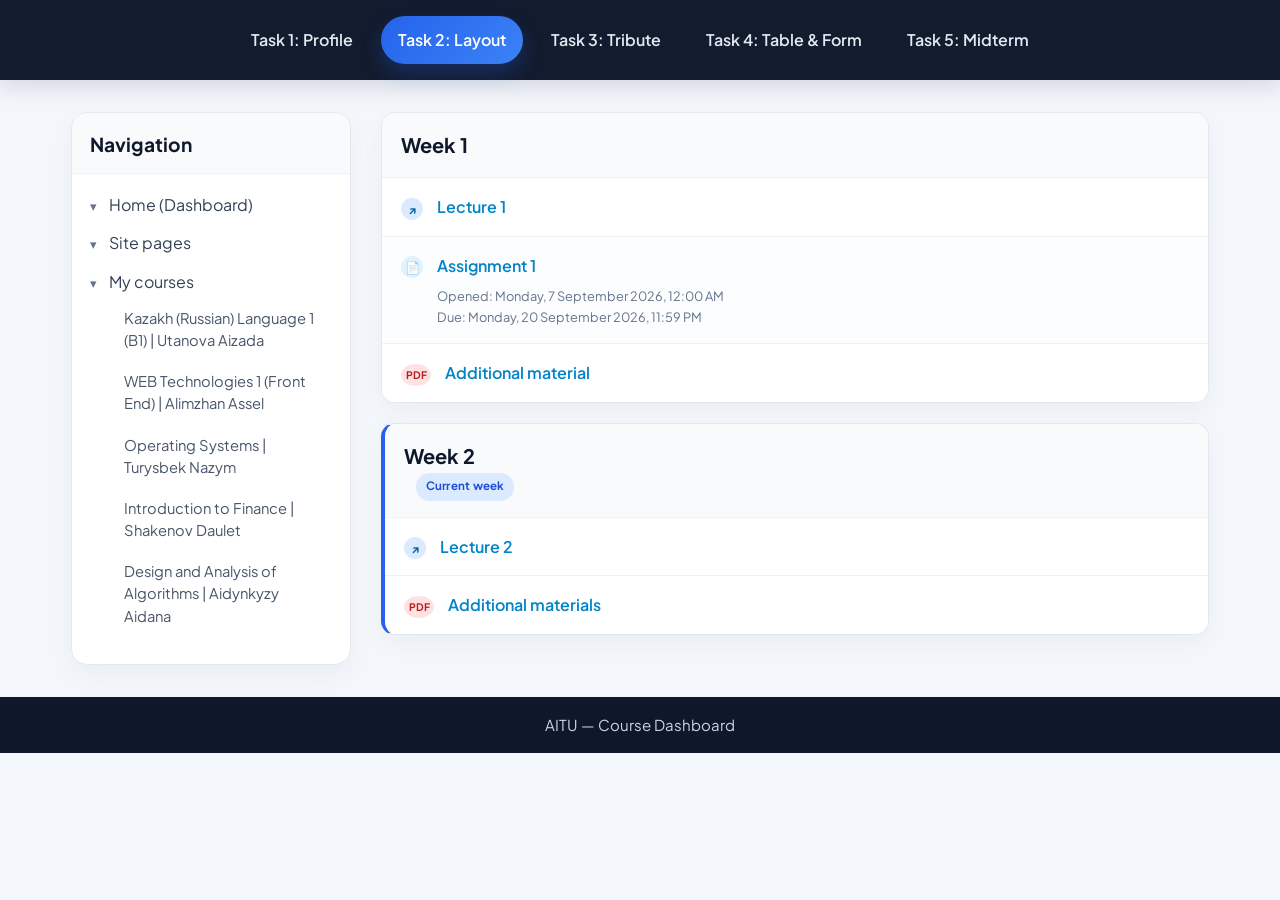
<file: task2.html>
<!DOCTYPE html>
<html lang="en">
<head>
  <meta charset="UTF-8">
  <meta name="viewport" content="width=device-width, initial-scale=1.0">
  <title>Task 2 | Moodle Course Layout</title>
  <link rel="stylesheet" href="styles/global.css">
  <link rel="stylesheet" href="styles/task2.css">
</head>
<body>
  <nav class="main-nav" aria-label="Main navigation">
    <ul>
      <li><a href="index.html">Task 1: Profile</a></li>
      <li><a href="task2.html" class="active">Task 2: Layout</a></li>
      <li><a href="task3.html">Task 3: Tribute</a></li>
      <li><a href="task4.html">Task 4: Table &amp; Form</a></li>
      <li><a href="task5.html">Task 5: Midterm</a></li>
    </ul>
  </nav>

  <main class="moodle-page clearfix">
    <aside class="moodle-sidebar">
      <div class="sidebar-card">
        <h2>Navigation</h2>
        <ul class="side-menu">
          <li>
            <span class="nav-arrow">▾</span>
            <a href="#">Home (Dashboard)</a>
          </li>
          <li>
            <span class="nav-arrow">▾</span>
            <a href="#">Site pages</a>
          </li>
          <li class="menu-group">
            <span class="nav-arrow">▾</span>
            <a href="#">My courses</a>
            <ul class="sub-menu">
              <li><a href="#">Kazakh (Russian) Language 1 (B1) | Utanova Aizada</a></li>
              <li><a href="#">WEB Technologies 1 (Front End) | Alimzhan Assel</a></li>
              <li><a href="#">Operating Systems | Turysbek Nazym</a></li>
              <li><a href="#">Introduction to Finance | Shakenov Daulet</a></li>
              <li><a href="#">Design and Analysis of Algorithms | Aidynkyzy Aidana</a></li>
            </ul>
          </li>
        </ul>
      </div>
    </aside>

    <section class="moodle-main">
      <article class="week-card">
        <div class="week-header">
          <h3>Week 1</h3>
        </div>

        <div class="resource-item">
          <span class="resource-icon link-icon">↗</span>
          <a href="#">Lecture 1</a>
        </div>

        <div class="resource-item assignment-item">
          <span class="resource-icon doc-icon">📄</span>
          <div class="assignment-text">
            <a href="#">Assignment 1</a>
            <p>Opened: Monday, 7 September 2026, 12:00 AM<br>Due: Monday, 20 September 2026, 11:59 PM</p>
          </div>
        </div>

        <div class="resource-item">
          <span class="resource-icon pdf-icon">PDF</span>
          <a href="#">Additional material</a>
        </div>
      </article>

      <article class="week-card current-week">
        <div class="week-header current-header">
          <h3>Week 2</h3>
          <span class="week-badge">Current week</span>
        </div>

        <div class="resource-item">
          <span class="resource-icon link-icon">↗</span>
          <a href="#">Lecture 2</a>
        </div>

        <div class="resource-item">
          <span class="resource-icon pdf-icon">PDF</span>
          <a href="#">Additional materials</a>
        </div>
      </article>
    </section>
  </main>

  <footer>
    <p>AITU — Course Dashboard</p>
  </footer>
</body>
</html>
</file>
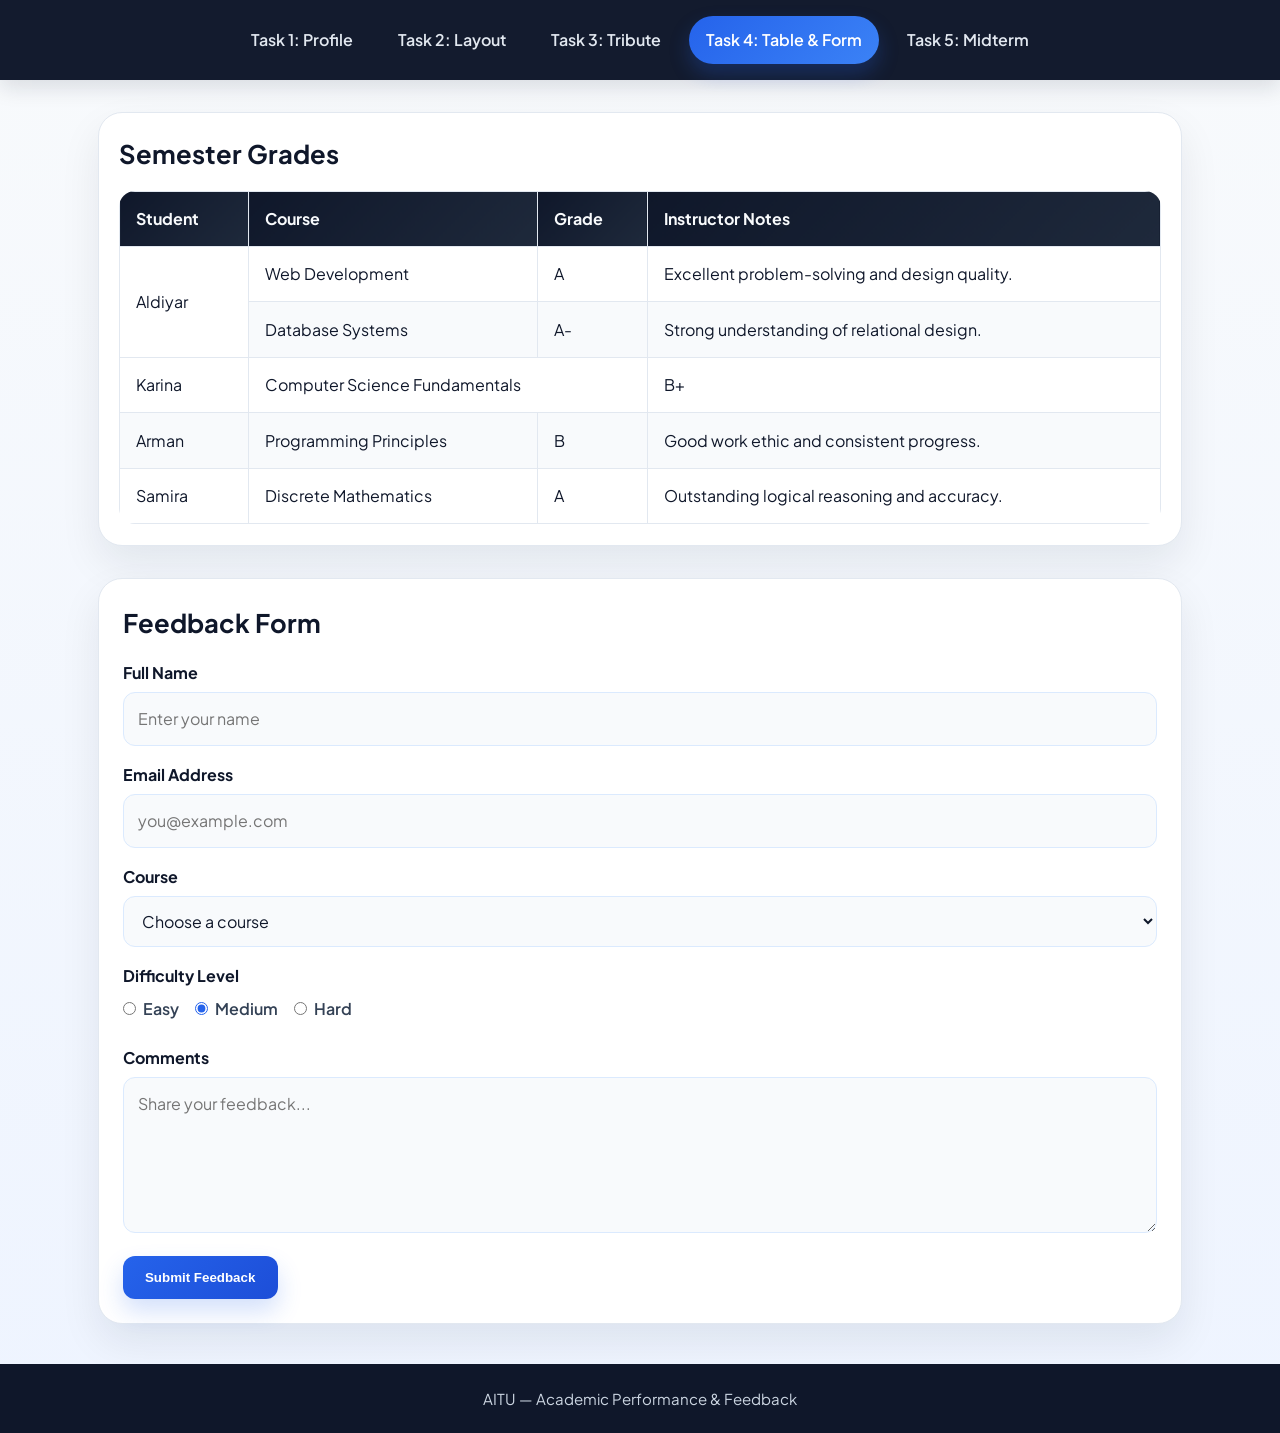
<file: task4.html>
<!DOCTYPE html>
<html lang="en">
<head>
  <meta charset="UTF-8">
  <meta name="viewport" content="width=device-width, initial-scale=1.0">
  <title>Task 4 | Academic Table &amp; Feedback</title>
  <link rel="stylesheet" href="styles/global.css">
  <link rel="stylesheet" href="styles/task4.css">
</head>
<body>
  <nav class="main-nav" aria-label="Main navigation">
    <ul>
      <li><a href="index.html">Task 1: Profile</a></li>
      <li><a href="task2.html">Task 2: Layout</a></li>
      <li><a href="task3.html">Task 3: Tribute</a></li>
      <li><a href="task4.html" class="active">Task 4: Table &amp; Form</a></li>
      <li><a href="task5.html">Task 5: Midterm</a></li>
    </ul>
  </nav>

  <main class="container">
    <section class="table-wrap">
      <h1 class="section-title">Semester Grades</h1>
      <table class="grades-table" aria-label="Academic performance table">
        <thead>
          <tr>
            <th>Student</th>
            <th>Course</th>
            <th>Grade</th>
            <th>Instructor Notes</th>
          </tr>
        </thead>
        <tbody>
          <tr>
            <td rowspan="2">Aldiyar</td>
            <td>Web Development</td>
            <td>A</td>
            <td>Excellent problem-solving and design quality.</td>
          </tr>
          <tr>
            <td>Database Systems</td>
            <td>A-</td>
            <td>Strong understanding of relational design.</td>
          </tr>
          <tr>
            <td>Karina</td>
            <td colspan="2">Computer Science Fundamentals</td>
            <td>B+</td>
          </tr>
          <tr>
            <td>Arman</td>
            <td>Programming Principles</td>
            <td>B</td>
            <td>Good work ethic and consistent progress.</td>
          </tr>
          <tr>
            <td>Samira</td>
            <td>Discrete Mathematics</td>
            <td>A</td>
            <td>Outstanding logical reasoning and accuracy.</td>
          </tr>
        </tbody>
      </table>
    </section>

    <section class="feedback-panel">
      <h2 class="section-title">Feedback Form</h2>
      <form class="feedback-form" action="#" method="post">
        <label for="student-name">Full Name</label>
        <input id="student-name" type="text" name="student-name" placeholder="Enter your name">

        <label for="email">Email Address</label>
        <input id="email" type="email" name="email" placeholder="you@example.com">

        <label for="course">Course</label>
        <select id="course" name="course">
          <option value="">Choose a course</option>
          <option value="web-dev">Web Development</option>
          <option value="db">Database Systems</option>
          <option value="oop">Object-Oriented Programming</option>
          <option value="math">Discrete Mathematics</option>
        </select>

        <label>Difficulty Level</label>
        <div class="radio-group">
          <label><input type="radio" name="difficulty" value="easy"> Easy</label>
          <label><input type="radio" name="difficulty" value="medium" checked> Medium</label>
          <label><input type="radio" name="difficulty" value="hard"> Hard</label>
        </div>

        <label for="comments">Comments</label>
        <textarea id="comments" name="comments" rows="5" placeholder="Share your feedback..."></textarea>

        <button class="form-button" type="submit">Submit Feedback</button>
      </form>
    </section>
  </main>

  <footer>
    <p>AITU — Academic Performance &amp; Feedback</p>
  </footer>
</body>
</html>
</file>
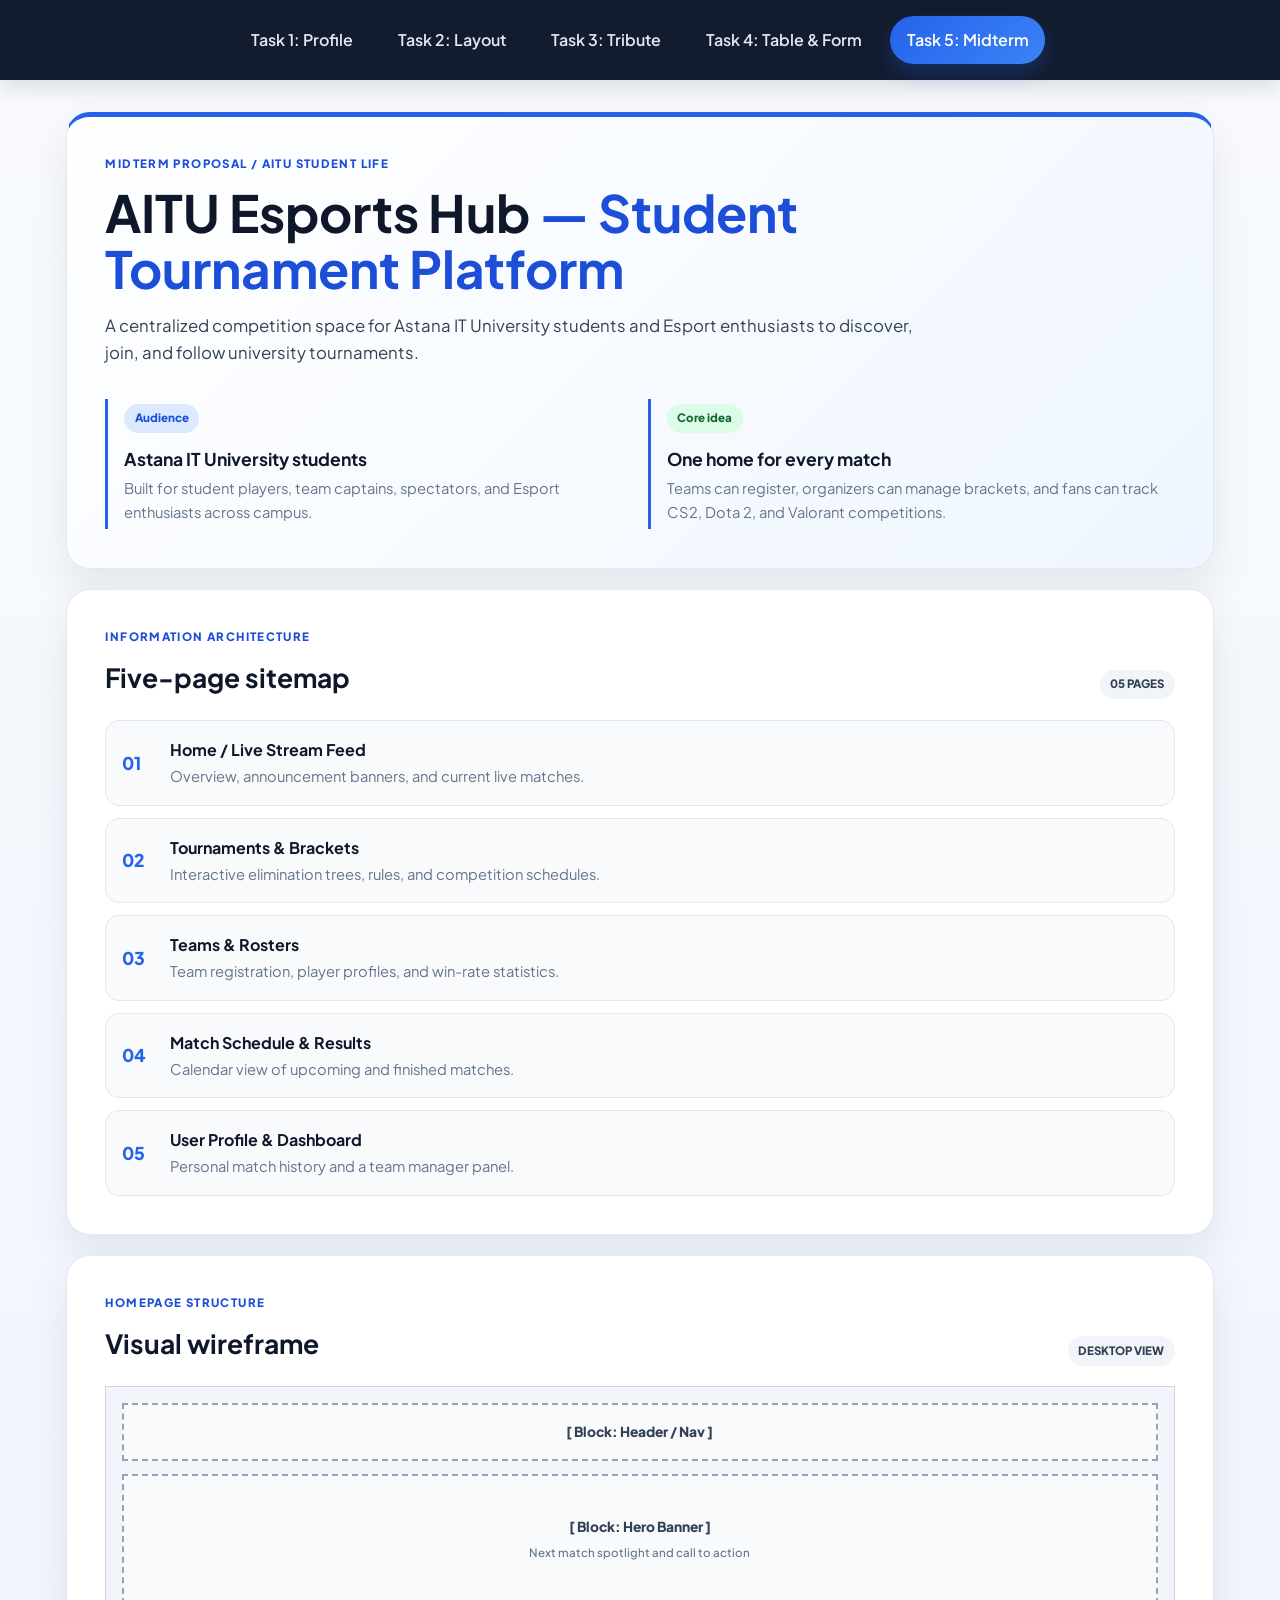
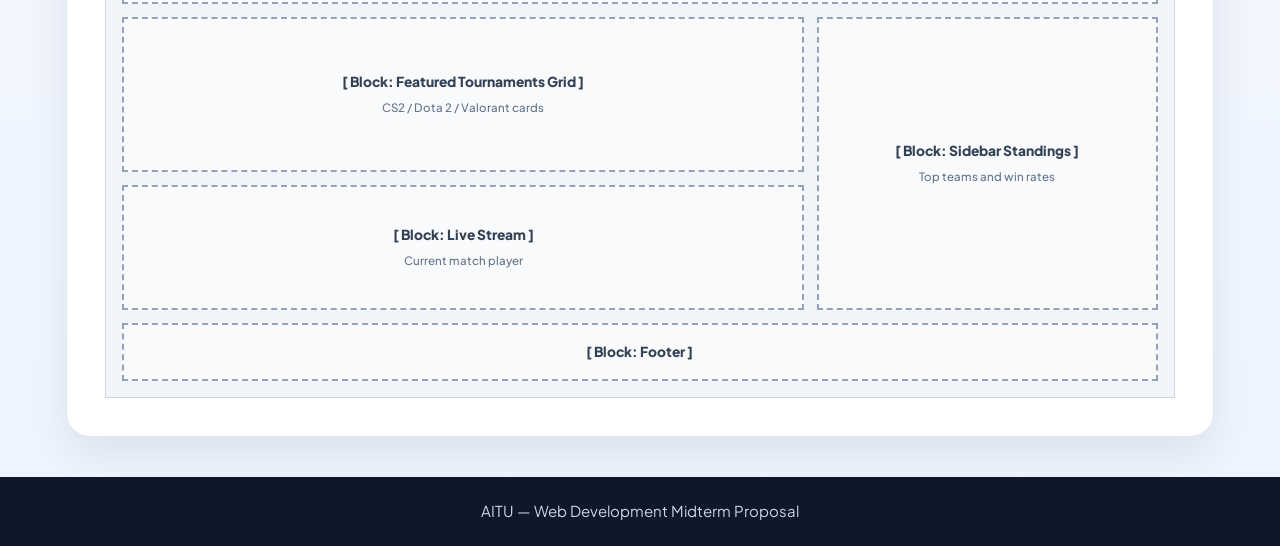
<file: task5.html>
<!DOCTYPE html>
<html lang="en">
<head>
  <meta charset="UTF-8">
  <meta name="viewport" content="width=device-width, initial-scale=1.0">
  <title>Task 5 | Midterm Proposal</title>
  <link rel="stylesheet" href="styles/global.css">
  <link rel="stylesheet" href="styles/task5.css">
</head>
<body>
  <nav class="main-nav" aria-label="Main navigation">
    <ul>
      <li><a href="index.html">Task 1: Profile</a></li>
      <li><a href="task2.html">Task 2: Layout</a></li>
      <li><a href="task3.html">Task 3: Tribute</a></li>
      <li><a href="task4.html">Task 4: Table &amp; Form</a></li>
      <li><a href="task5.html" class="active">Task 5: Midterm</a></li>
    </ul>
  </nav>

  <main class="proposal-page">
    <section class="proposal-card proposal-intro">
      <div class="eyebrow">MIDTERM PROPOSAL / AITU STUDENT LIFE</div>
      <h1>AITU Esports Hub <span>&mdash; Student Tournament Platform</span></h1>
      <p class="lead">A centralized competition space for Astana IT University students and Esport enthusiasts to discover, join, and follow university tournaments.</p>
      <div class="overview-grid">
        <article class="overview-item">
          <span class="badge">Audience</span>
          <h2>Astana IT University students</h2>
          <p>Built for student players, team captains, spectators, and Esport enthusiasts across campus.</p>
        </article>
        <article class="overview-item">
          <span class="badge badge-accent">Core idea</span>
          <h2>One home for every match</h2>
          <p>Teams can register, organizers can manage brackets, and fans can track CS2, Dota 2, and Valorant competitions.</p>
        </article>
      </div>
    </section>

    <section class="proposal-card sitemap-section">
      <div class="section-heading">
        <div>
          <div class="eyebrow">INFORMATION ARCHITECTURE</div>
          <h2>Five-page sitemap</h2>
        </div>
        <span class="section-count">05 PAGES</span>
      </div>
      <div class="pages-list">
        <article class="page-item"><span class="page-number">01</span><div><h3>Home / Live Stream Feed</h3><p>Overview, announcement banners, and current live matches.</p></div></article>
        <article class="page-item"><span class="page-number">02</span><div><h3>Tournaments &amp; Brackets</h3><p>Interactive elimination trees, rules, and competition schedules.</p></div></article>
        <article class="page-item"><span class="page-number">03</span><div><h3>Teams &amp; Rosters</h3><p>Team registration, player profiles, and win-rate statistics.</p></div></article>
        <article class="page-item"><span class="page-number">04</span><div><h3>Match Schedule &amp; Results</h3><p>Calendar view of upcoming and finished matches.</p></div></article>
        <article class="page-item"><span class="page-number">05</span><div><h3>User Profile &amp; Dashboard</h3><p>Personal match history and a team manager panel.</p></div></article>
      </div>
    </section>

    <section class="proposal-card wireframe-section">
      <div class="section-heading">
        <div>
          <div class="eyebrow">HOMEPAGE STRUCTURE</div>
          <h2>Visual wireframe</h2>
        </div>
        <span class="section-count">DESKTOP VIEW</span>
      </div>
      <div class="wireframe-layout" aria-label="Homepage wireframe mockup">
        <div class="wireframe-block wireframe-header">[ Block: Header / Nav ]</div>
        <div class="wireframe-block wireframe-hero">[ Block: Hero Banner ]<small>Next match spotlight and call to action</small></div>
        <div class="wireframe-block wireframe-tournaments">[ Block: Featured Tournaments Grid ]<small>CS2 / Dota 2 / Valorant cards</small></div>
        <div class="wireframe-block wireframe-live">[ Block: Live Stream ]<small>Current match player</small></div>
        <div class="wireframe-block wireframe-standings">[ Block: Sidebar Standings ]<small>Top teams and win rates</small></div>
        <div class="wireframe-block wireframe-footer">[ Block: Footer ]</div>
      </div>
    </section>
  </main>

  <footer>
    <p>AITU — Web Development Midterm Proposal</p>
  </footer>
</body>
</html>
</file>
<file: styles/global.css>
@import url('https://fonts.googleapis.com/css2?family=Plus+Jakarta+Sans:wght@400;500;600;700;800&display=swap');

:root {
  --primary: #2563eb;
  --primary-dark: #1d4ed8;
  --primary-soft: #dbeafe;
  --ink: #0f172a;
  --slate: #334155;
  --muted: #64748b;
  --bg: #f8fafc;
  --panel: #ffffff;
  --line: #e2e8f0;
  --shadow: 0 18px 40px rgba(15, 23, 42, 0.08);
}

* {
  box-sizing: border-box;
  margin: 0;
  padding: 0;
}

html {
  scroll-behavior: smooth;
}

body {
  font-family: 'Plus Jakarta Sans', 'Segoe UI', sans-serif;
  background: linear-gradient(180deg, #f8fafc 0%, #eef4ff 100%);
  color: var(--ink);
  line-height: 1.6;
  min-height: 100vh;
}

img {
  max-width: 100%;
  display: block;
}

a {
  text-decoration: none;
}

ul,
ol {
  list-style-position: inside;
}

.main-nav {
  background: rgba(15, 23, 42, 0.98);
  box-shadow: 0 8px 20px rgba(15, 23, 42, 0.12);
  position: sticky;
  top: 0;
  z-index: 10;
}

.main-nav ul {
  list-style: none;
  max-width: 1200px;
  margin: 0 auto;
  padding: 1rem 1.25rem;
  display: flex;
  justify-content: center;
  align-items: center;
  gap: 0.7rem;
  flex-wrap: wrap;
}

.main-nav a {
  color: #e2e8f0;
  font-weight: 600;
  padding: 0.7rem 1.05rem;
  border-radius: 999px;
  transition: all 0.25s ease;
  display: inline-block;
}

.main-nav a:hover,
.main-nav a.active {
  background: linear-gradient(135deg, var(--primary) 0%, #3b82f6 100%);
  color: #fff;
  box-shadow: 0 10px 20px rgba(37, 99, 235, 0.25);
}

.container {
  max-width: 1120px;
  margin: 2rem auto;
  padding: 0 1.1rem;
}

.page-card {
  background: var(--panel);
  border: 1px solid var(--line);
  border-radius: 24px;
  box-shadow: var(--shadow);
}

footer {
  background: #0f172a;
  color: #cbd5e1;
  padding: 1.4rem 1rem;
  text-align: center;
  margin-top: 2.5rem;
}

footer p {
  max-width: 1200px;
  margin: 0 auto;
  font-size: 0.94rem;
}

@media (max-width: 640px) {
  .main-nav ul {
    gap: 0.4rem;
  }

  .main-nav a {
    padding: 0.55rem 0.8rem;
    font-size: 0.85rem;
  }
}
</file>
<file: styles/task2.css>
body {
  background: #f3f6fb;
  color: #1f2937;
}

.moodle-page {
  max-width: 1170px;
  margin: 2rem auto;
  padding: 0 1rem;
}

.moodle-sidebar {
  float: left;
  width: 280px;
}

.sidebar-card {
  background: #ffffff;
  border: 1px solid #e2e8f0;
  border-radius: 16px;
  box-shadow: 0 10px 28px rgba(15, 23, 42, 0.04);
  overflow: hidden;
}

.sidebar-card h2 {
  padding: 1rem 1.1rem 0.85rem;
  font-size: 1.2rem;
  color: #0f172a;
  border-bottom: 1px solid #edf2f7;
  background: #f8fafc;
}

.side-menu,
.sub-menu {
  list-style: none;
}

.side-menu {
  padding: 0.8rem 0.7rem 1rem;
}

.side-menu > li,
.sub-menu > li {
  margin-bottom: 0.2rem;
}

.side-menu > li {
  padding: 0.3rem 0.4rem;
}

.side-menu a,
.sub-menu a {
  color: #334155;
  text-decoration: none;
  line-height: 1.5;
}

.side-menu a:hover,
.sub-menu a:hover {
  color: #0284c7;
}

.nav-arrow {
  display: inline-block;
  color: #64748b;
  width: 1rem;
  font-size: 0.8rem;
}

.menu-group {
  margin-top: 0.15rem;
}

.sub-menu {
  padding-left: 1.5rem;
  margin-top: 0.45rem;
}

.sub-menu li {
  margin-bottom: 0.5rem;
  padding: 0.35rem 0.5rem;
  border-left: 2px solid transparent;
}

.sub-menu li:hover {
  border-left-color: #2563eb;
  background: #f8fafc;
}

.sub-menu a {
  display: block;
  font-size: 0.92rem;
  color: #475569;
}

.moodle-main {
  float: right;
  width: calc(100% - 310px);
}

.week-card {
  background: #ffffff;
  border: 1px solid #e2e8f0;
  border-radius: 14px;
  box-shadow: 0 8px 24px rgba(15, 23, 42, 0.04);
  margin-bottom: 1.25rem;
  overflow: hidden;
}

.week-header {
  padding: 1rem 1.2rem;
  border-bottom: 1px solid #edf2f7;
  background: #f8fafc;
}

.week-header h3 {
  font-size: 1.25rem;
  color: #0f172a;
}

.current-week {
  border-left: 4px solid #2563eb;
}

.current-header {
  position: relative;
}

.week-badge {
  display: inline-block;
  margin-left: 0.75rem;
  padding: 0.3rem 0.6rem;
  border-radius: 999px;
  background: #dbeafe;
  color: #1d4ed8;
  font-size: 0.72rem;
  font-weight: 700;
  letter-spacing: 0.02em;
  vertical-align: middle;
}

.resource-item {
  padding: 1rem 1.2rem;
  border-bottom: 1px solid #edf2f7;
  background: #fff;
}

.resource-item:last-child {
  border-bottom: none;
}

.resource-icon {
  display: inline-block;
  width: 22px;
  height: 22px;
  border-radius: 50%;
  font-size: 0.76rem;
  line-height: 22px;
  text-align: center;
  margin-right: 0.7rem;
  vertical-align: middle;
  font-weight: 700;
}

.link-icon {
  background: #dbeafe;
  color: #0369a1;
}

.doc-icon {
  background: #e0f2fe;
  color: #0f766e;
}

.pdf-icon {
  background: #fee2e2;
  color: #b91c1c;
  font-size: 0.65rem;
  width: 30px;
}

.resource-item a {
  color: #0284c7;
  font-weight: 600;
  text-decoration: none;
}

.resource-item a:hover {
  color: #2563eb;
}

.assignment-item {
  background: #fbfdff;
}

.assignment-text {
  display: inline-block;
  vertical-align: top;
}

.assignment-text p {
  margin-top: 0.5rem;
  color: #64748b;
  font-size: 0.8rem;
  line-height: 1.6;
}

.clearfix::after {
  content: "";
  display: block;
  clear: both;
}

footer {
  clear: both;
  background: #0f172a;
  color: #cbd5e1;
  text-align: center;
  padding: 1rem 0;
  margin-top: 2rem;
}

@media (max-width: 900px) {
  .moodle-sidebar,
  .moodle-main {
    float: none;
    width: 100%;
  }

  .moodle-sidebar {
    margin-bottom: 1rem;
  }
}
</file>
<file: styles/task4.css>
.table-wrap {
  background: #ffffff;
  border: 1px solid var(--line);
  border-radius: 24px;
  box-shadow: var(--shadow);
  padding: 1.3rem;
  margin: 2rem auto;
}

.section-title {
  margin-bottom: 1rem;
  color: var(--ink);
  font-size: clamp(1.6rem, 2vw, 2.2rem);
}

.grades-table {
  width: 100%;
  border-collapse: collapse;
  overflow: hidden;
  border-radius: 16px;
}

.grades-table th,
.grades-table td {
  border: 1px solid #e2e8f0;
  padding: 0.9rem 1rem;
  text-align: left;
}

.grades-table thead th {
  background: linear-gradient(135deg, #0f172a 0%, #1e293b 100%);
  color: #f8fafc;
  font-weight: 700;
}

.grades-table tbody tr:nth-child(even) td {
  background: #f8fafc;
}

.grades-table tbody tr:nth-child(odd) td {
  background: #ffffff;
}

.feedback-panel {
  background: #ffffff;
  border: 1px solid var(--line);
  border-radius: 24px;
  box-shadow: var(--shadow);
  padding: 1.5rem;
  margin: 2rem auto 0;
}

.feedback-form {
  margin-top: 1rem;
}

.feedback-form label {
  display: block;
  margin-bottom: 0.45rem;
  font-weight: 700;
  color: var(--ink);
}

.feedback-form input[type="text"],
.feedback-form input[type="email"],
.feedback-form select,
.feedback-form textarea {
  width: 100%;
  padding: 0.8rem 0.9rem;
  border: 1px solid #dbeafe;
  border-radius: 12px;
  background: #f8fafc;
  color: var(--ink);
  font: inherit;
  margin-bottom: 1rem;
  transition: border-color 0.2s ease, box-shadow 0.2s ease;
}

.feedback-form input:focus,
.feedback-form select:focus,
.feedback-form textarea:focus {
  outline: none;
  border-color: #93c5fd;
  box-shadow: 0 0 0 4px rgba(59, 130, 246, 0.12);
}

.radio-group {
  display: flex;
  flex-wrap: wrap;
  gap: 1rem;
  margin-bottom: 1rem;
}

.radio-group label {
  display: inline-flex;
  align-items: center;
  gap: 0.45rem;
  font-weight: 600;
  color: var(--slate);
}

.radio-group input {
  accent-color: var(--primary);
}

.form-button {
  background: linear-gradient(135deg, var(--primary) 0%, var(--primary-dark) 100%);
  color: #fff;
  border: none;
  border-radius: 12px;
  padding: 0.9rem 1.4rem;
  font-weight: 700;
  cursor: pointer;
  transition: transform 0.2s ease, box-shadow 0.2s ease;
  box-shadow: 0 12px 24px rgba(37, 99, 235, 0.2);
}

.form-button:hover {
  transform: translateY(-2px);
}

@media (max-width: 700px) {
  .table-wrap,
  .feedback-panel {
    padding: 1rem;
  }

  .grades-table th,
  .grades-table td {
    padding: 0.7rem 0.6rem;
    font-size: 0.92rem;
  }
}
</file>
<file: styles/task5.css>
.proposal-page {
  max-width: 1180px;
  margin: 2rem auto;
  padding: 0 1rem;
}

.proposal-card {
  background: var(--panel);
  border: 1px solid var(--line);
  border-radius: 24px;
  box-shadow: var(--shadow);
  padding: clamp(1.25rem, 3vw, 2.4rem);
  margin-bottom: 1.25rem;
}

.proposal-intro {
  background: linear-gradient(135deg, #ffffff 0%, #eff6ff 100%);
  border-top: 5px solid var(--primary);
}

.eyebrow {
  color: var(--primary-dark);
  font-size: 0.72rem;
  font-weight: 800;
  letter-spacing: 0.12em;
  margin-bottom: 0.65rem;
}

.proposal-intro h1 {
  color: var(--ink);
  font-size: clamp(2rem, 4vw, 3.4rem);
  line-height: 1.1;
  max-width: 850px;
  margin-bottom: 1rem;
}

.proposal-intro h1 span { color: var(--primary-dark); }

.lead {
  color: var(--slate);
  font-size: 1.05rem;
  max-width: 820px;
}

.overview-grid {
  display: grid;
  grid-template-columns: repeat(2, 1fr);
  gap: 1rem;
  margin-top: 2rem;
}

.overview-item { border-left: 3px solid var(--primary); padding: 0.3rem 0 0.3rem 1rem; }
.overview-item h2 { font-size: 1.1rem; margin: 0.7rem 0 0.3rem; }
.overview-item p, .page-item p { color: var(--muted); font-size: 0.92rem; }
.badge, .section-count { display: inline-block; background: var(--primary-soft); border-radius: 999px; color: var(--primary-dark); font-size: 0.72rem; font-weight: 800; padding: 0.35rem 0.65rem; }
.badge-accent { background: #dcfce7; color: #166534; }

.section-heading { align-items: end; display: flex; justify-content: space-between; gap: 1rem; margin-bottom: 1.3rem; }
.section-heading h2 { color: var(--ink); font-size: 1.65rem; }
.section-count { background: #f1f5f9; color: var(--slate); }

.pages-list { display: grid; gap: 0.75rem; }
.page-item { align-items: center; background: #f8fafc; border: 1px solid var(--line); border-radius: 14px; display: flex; gap: 1rem; padding: 1rem; }
.page-number { color: var(--primary); font-size: 1.1rem; font-weight: 800; min-width: 2rem; }
.page-item h3 { font-size: 1rem; margin-bottom: 0.15rem; }

.wireframe-layout { background: #f1f5f9; border: 1px solid #cbd5e1; display: grid; gap: 0.8rem; grid-template-columns: 2fr 1fr; grid-template-rows: auto auto auto auto; padding: 1rem; }
.wireframe-block { align-items: center; background: #f8fafc; border: 2px dashed #94a3b8; color: var(--slate); display: flex; flex-direction: column; font-size: 0.86rem; font-weight: 800; justify-content: center; min-height: 80px; padding: 1rem; text-align: center; }
.wireframe-block small { color: var(--muted); font-size: 0.72rem; font-weight: 500; margin-top: 0.35rem; }
.wireframe-header, .wireframe-footer { grid-column: 1 / -1; min-height: 58px; }
.wireframe-hero { grid-column: 1 / -1; min-height: 130px; }
.wireframe-tournaments { grid-row: 3; min-height: 155px; }
.wireframe-live { grid-row: 4; min-height: 125px; }
.wireframe-standings { grid-column: 2; grid-row: 3 / span 2; min-height: 290px; }
.wireframe-footer { grid-row: 5; }

@media (max-width: 640px) {
  .overview-grid { grid-template-columns: 1fr; }
  .section-heading { align-items: start; flex-direction: column; }
  .wireframe-layout { display: flex; flex-direction: column; }
  .wireframe-block { min-height: 85px; }
}
</file>
